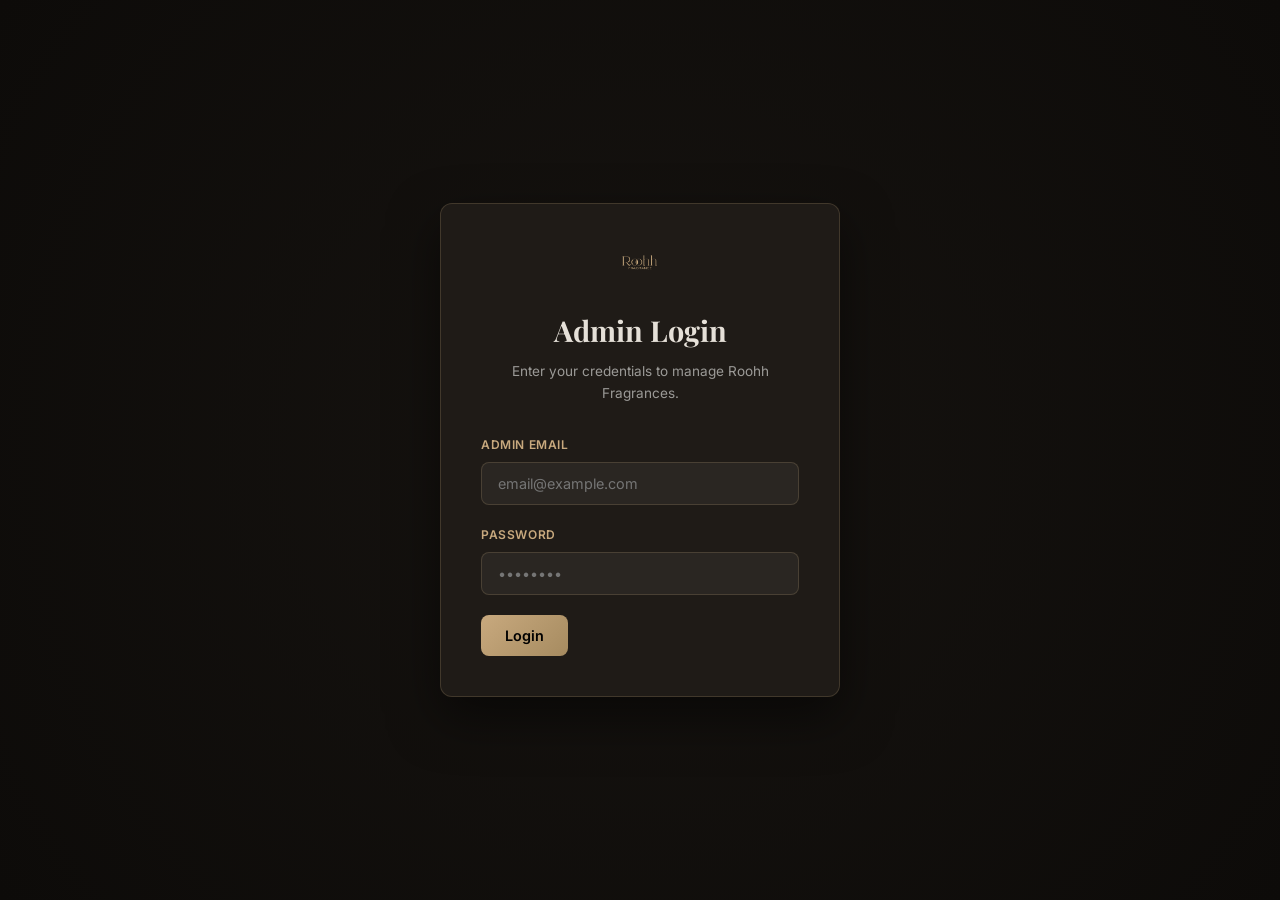
<file: admin.html>
<!DOCTYPE html>
<html lang="en">
<head>
  <meta charset="UTF-8">
  <meta name="viewport" content="width=device-width, initial-scale=1.0">
  <title>Admin Dashboard | Roohh Fragrances</title>
  
  <!-- Fonts -->
  <link rel="preconnect" href="https://fonts.googleapis.com">
  <link rel="preconnect" href="https://fonts.gstatic.com" crossorigin>
  <link href="https://fonts.googleapis.com/css2?family=Inter:wght@300;400;500;600&family=Playfair+Display:ital,wght@0,400;0,500;0,600;1,400&display=swap" rel="stylesheet">
  
  <!-- FontAwesome -->
  <link rel="stylesheet" href="https://cdnjs.cloudflare.com/ajax/libs/font-awesome/6.4.0/css/all.min.css">
  
  <!-- Custom Admin Styles -->
  <link rel="stylesheet" href="admin.css">
</head>
<body>

  <!-- Login Section -->
  <section id="loginSection" class="admin-auth-section">
    <div class="login-container">
      <div class="login-header">
        <img src="images/logo.png" alt="Roohh Logo" class="admin-logo">
        <h2>Admin Login</h2>
        <p>Enter your credentials to manage Roohh Fragrances.</p>
      </div>
      <form id="loginForm">
        <div class="form-group">
          <label for="email">Admin Email</label>
          <input type="email" id="email" placeholder="email@example.com" required>
        </div>
        <div class="form-group">
          <label for="password">Password</label>
          <input type="password" id="password" placeholder="••••••••" required>
        </div>
        <button type="submit" class="admin-btn primary">Login</button>
        <div id="loginError" class="error-msg hidden">Invalid credentials. Access denied.</div>
      </form>
    </div>
  </section>

  <!-- Dashboard Section -->
  <main id="dashboardSection" class="admin-dashboard hidden">
    <aside class="admin-sidebar">
      <div class="sidebar-header">
        <img src="images/logo.png" alt="Roohh Logo" class="admin-logo">
        <span class="admin-tag">Admin Panel</span>
      </div>
      <nav class="sidebar-nav">
        <a href="#" class="active"><i class="fa-solid fa-gem"></i> Products</a>
        <a href="index.html"><i class="fa-solid fa-house"></i> View Site</a>
      </nav>
      <div class="sidebar-footer">
        <button id="logoutBtn" class="logout-btn"><i class="fa-solid fa-right-from-bracket"></i> Logout</button>
      </div>
    </aside>

    <div class="admin-content">
      <header class="content-header">
        <div class="header-info">
          <h1>Product Management</h1>
          <p>Add, edit or remove products from the storefront.</p>
        </div>
        <button id="addProductBtn" class="admin-btn primary"><i class="fa-solid fa-plus"></i> Add Product</button>
      </header>

      <section class="products-table-section">
        <div class="table-container">
          <table class="admin-table">
            <thead>
              <tr>
                <th>Product</th>
                <th>Category</th>
                <th>Price</th>
                <th>Rating</th>
                <th>Actions</th>
              </tr>
            </thead>
            <tbody id="productsTableBody">
              <!-- JS will populate this -->
            </tbody>
          </table>
        </div>
      </section>
    </div>
  </main>

  <!-- Modal for Adding/Editing Product -->
  <div id="productModal" class="admin-modal hidden">
    <div class="modal-overlay"></div>
    <div class="modal-content">
      <div class="modal-header">
        <h2 id="modalTitle">Add New Product</h2>
        <button class="close-modal"><i class="fa-solid fa-xmark"></i></button>
      </div>
      <form id="productForm">
        <input type="hidden" id="productId">
        <div class="form-row">
          <div class="form-group">
            <label for="pName">Product Name</label>
            <input type="text" id="pName" required>
          </div>
          <div class="form-group">
            <label for="pCategory">Category</label>
            <select id="pCategory">
              <option value="oriental">Oriental</option>
              <option value="floral">Floral</option>
              <option value="woody">Woody</option>
              <option value="fresh">Fresh</option>
            </select>
          </div>
        </div>
        <div class="form-row">
          <div class="form-group">
            <label for="pPrice">Price (₹)</label>
            <input type="number" id="pPrice" required>
          </div>
          <div class="form-group">
            <label for="pSize">Default Size</label>
            <input type="text" id="pSize" placeholder="50ml" required>
          </div>
        </div>
        <div class="form-group">
          <label for="pImage">Image URL (e.g., images/product_oud_mystique.png)</label>
          <input type="text" id="pImage" required>
        </div>
        <div class="form-group">
          <label for="pDesc">Description</label>
          <textarea id="pDesc" rows="3" required></textarea>
        </div>
        <div class="form-row">
          <div class="form-group">
            <label for="pTop">Top Notes</label>
            <input type="text" id="pTop">
          </div>
          <div class="form-group">
            <label for="pHeart">Heart Notes</label>
            <input type="text" id="pHeart">
          </div>
        </div>
        <div class="form-row">
          <div class="form-group">
            <label for="pBase">Base Notes</label>
            <input type="text" id="pBase">
          </div>
          <div class="form-group chk-group">
            <label>
              <input type="checkbox" id="pBestseller"> Mark as Bestseller
            </label>
          </div>
        </div>
        <div class="modal-footer">
          <button type="button" class="admin-btn secondary close-modal">Cancel</button>
          <button type="submit" class="admin-btn primary">Save Product</button>
        </div>
      </form>
    </div>
  </div>

  <!-- Toast Notification -->
  <div id="adminToast" class="admin-toast"></div>

  <!-- Scripts -->
  <script src="admin.js"></script>
</body>
</html>
</file>
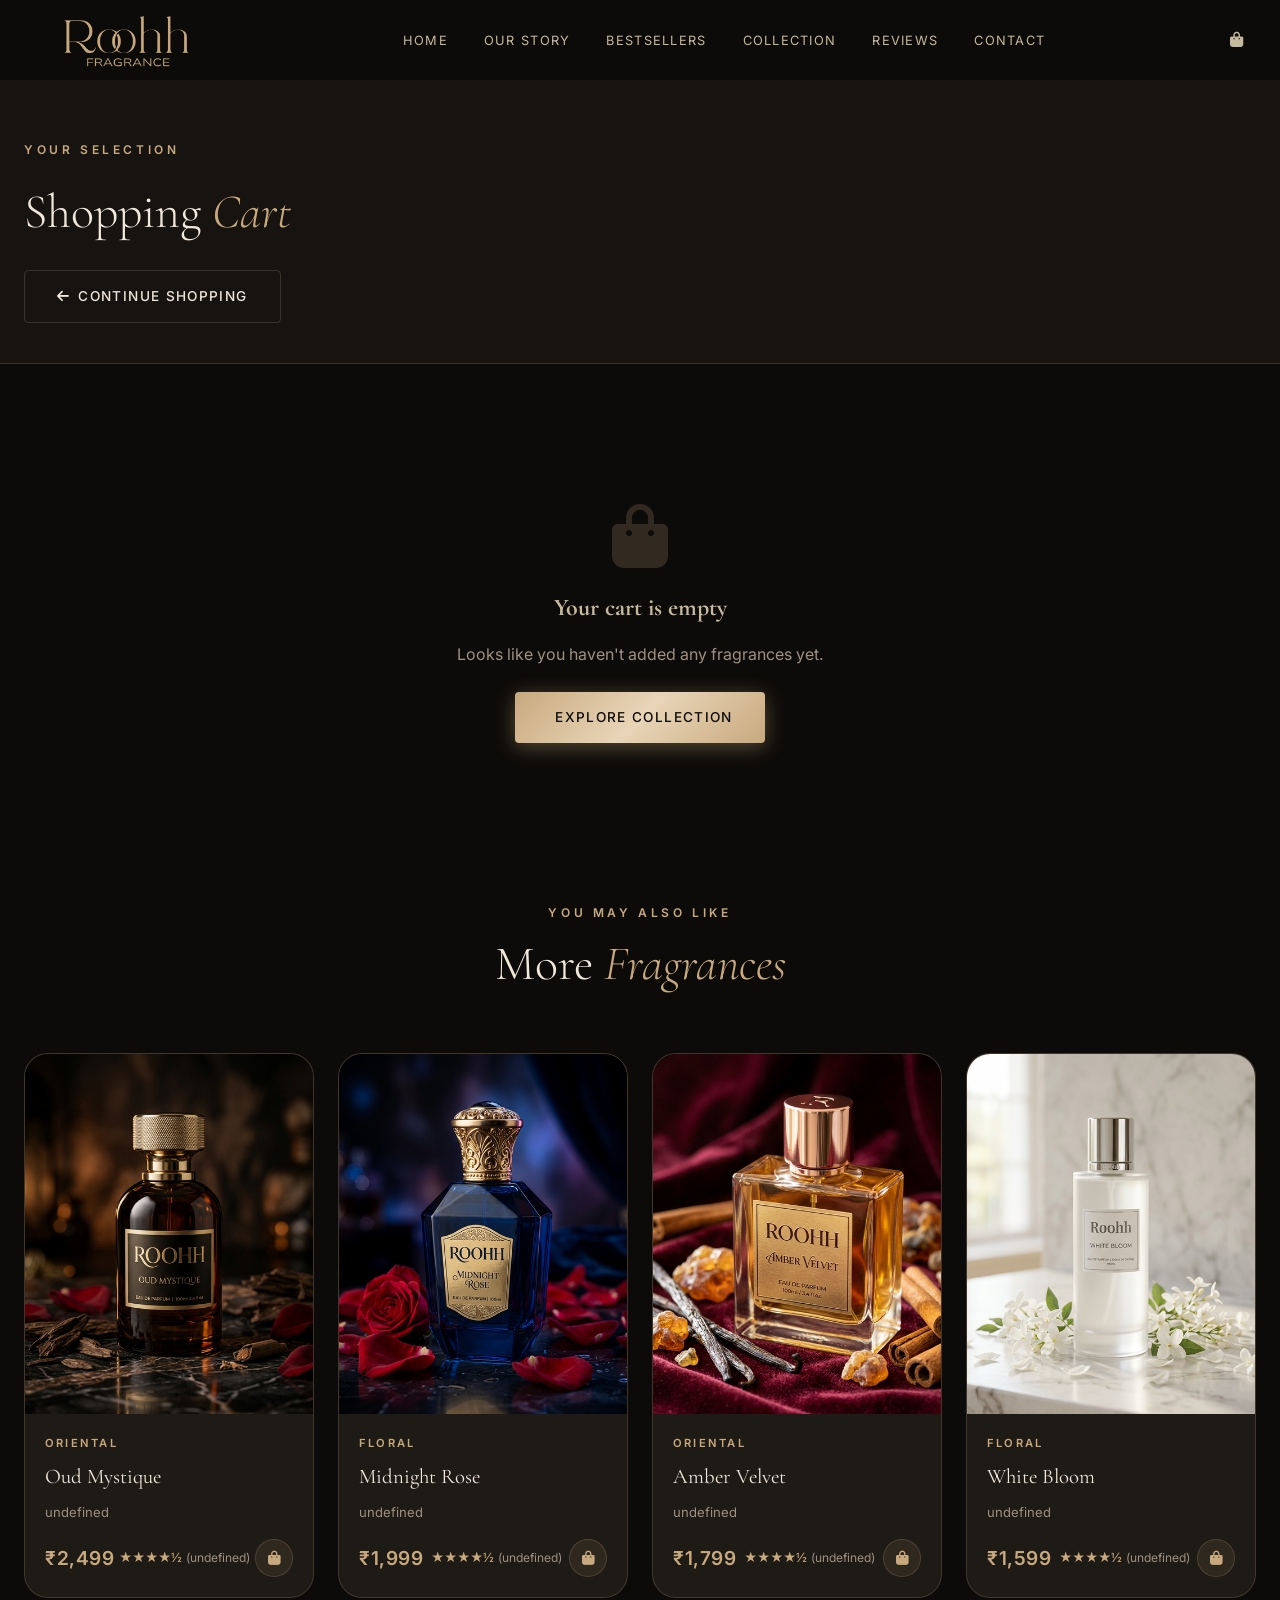
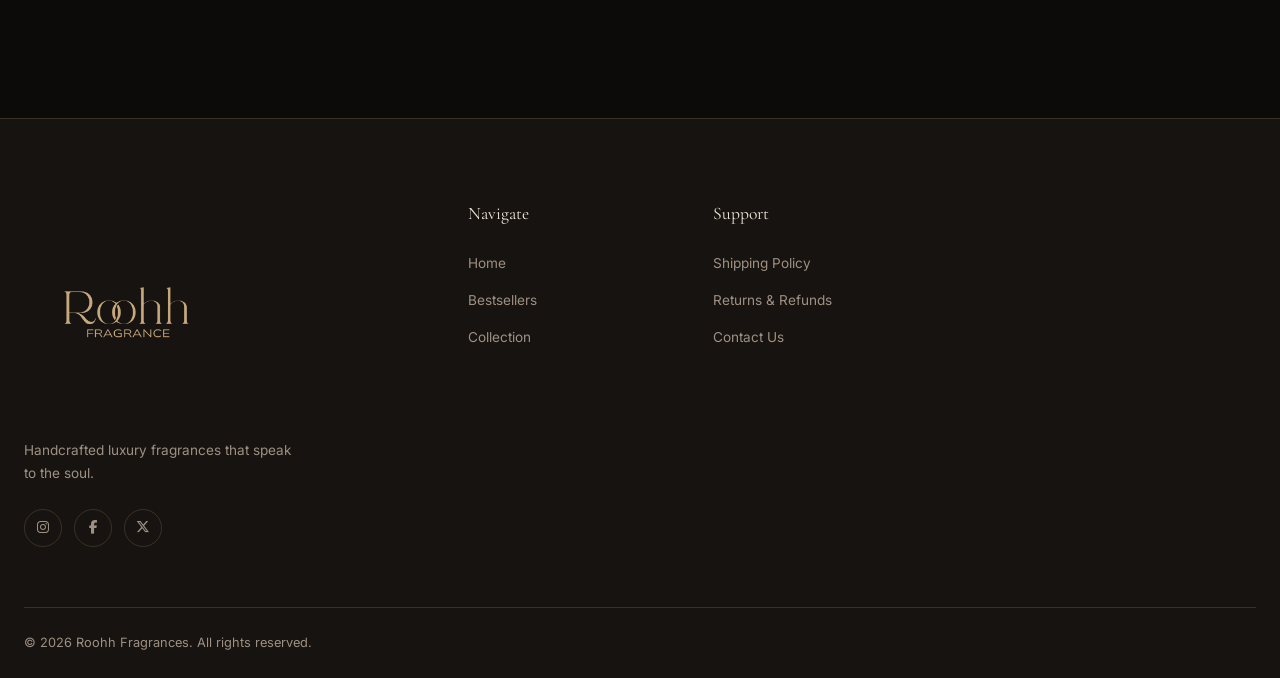
<file: cart.html>
<!DOCTYPE html>
<html lang="en">
<head>
  <meta charset="UTF-8" />
  <meta name="viewport" content="width=device-width, initial-scale=1.0" />
  <meta name="description" content="Your shopping cart — Roohh Fragrances. Review your selected luxury perfumes and proceed to checkout." />
  <title>Shopping Cart | Roohh Fragrances</title>
  <link rel="stylesheet" href="style.css" />
  <link rel="preconnect" href="https://fonts.googleapis.com" />
  <link rel="preconnect" href="https://fonts.gstatic.com" crossorigin />
  <link href="https://fonts.googleapis.com/css2?family=Cormorant+Garamond:ital,wght@0,300;0,400;0,500;0,600;1,300;1,400&family=Inter:wght@300;400;500;600&display=swap" rel="stylesheet" />
  <link rel="stylesheet" href="https://cdnjs.cloudflare.com/ajax/libs/font-awesome/6.5.0/css/all.min.css" />
</head>
<body>

  <!-- ======= NAVBAR ======= -->
  <nav id="navbar" class="scrolled">
    <div class="nav-container">
      <a href="index.html" class="nav-logo">
        <span class="logo"><img src="images/logo.png" alt=""></span>
      </a>
      <ul class="nav-links" id="navLinks">
        <li><a href="index.html#home" class="nav-link">Home</a></li>
        <li><a href="index.html#about" class="nav-link">Our Story</a></li>
        <li><a href="index.html#bestsellers" class="nav-link">Bestsellers</a></li>
        <li><a href="index.html#products" class="nav-link">Collection</a></li>
        <li><a href="index.html#testimonials" class="nav-link">Reviews</a></li>
        <li><a href="index.html#contact" class="nav-link">Contact</a></li>
      </ul>
      <div class="nav-actions">
        <a href="cart.html" class="nav-icon-btn cart-link" aria-label="Shopping Cart">
          <i class="fa-solid fa-bag-shopping"></i>
          <span class="cart-badge" id="cartBadge">0</span>
        </a>

        <button class="hamburger" id="hamburger" aria-label="Menu">
          <span></span><span></span><span></span>
        </button>
      </div>
    </div>
  </nav>

  <!-- ======= CART PAGE ======= -->
  <main class="cart-page">
    <div class="cart-header-section">
      <div class="container">
        <p class="section-label">Your Selection</p>
        <h1>Shopping <em>Cart</em></h1>
        <a href="index.html#products" class="btn btn-outline" style="margin-top:16px;display:inline-flex;">
          <i class="fa-solid fa-arrow-left"></i> Continue Shopping
        </a>
      </div>
    </div>

    <div class="cart-body">
      <div class="container">
        <!-- Empty State -->
        <div class="empty-cart hidden" id="emptyCart">
          <i class="fa-solid fa-bag-shopping"></i>
          <h3>Your cart is empty</h3>
          <p>Looks like you haven't added any fragrances yet.</p>
          <a href="index.html#products" class="btn btn-primary" style="margin-top:24px;">
            <i class="fa-solid fa-sparkles"></i> Explore Collection
          </a>
        </div>

        <!-- Cart Layout -->
        <div class="cart-layout hidden" id="cartSummary">
          <!-- Items -->
          <div class="cart-items" id="cartItemsList">
            <!-- Rendered by JS -->
          </div>

          <!-- Order Summary -->
          <div class="order-summary">
            <h3>Order Summary</h3>
            <div class="summary-row">
              <span>Subtotal</span>
              <span id="subtotalVal">₹0</span>
            </div>
            <div class="summary-row">
              <span>Shipping</span>
              <span id="shippingVal">₹99</span>
            </div>
            <div class="summary-row" id="discountRow" style="display:none;">
              <span style="color:#4caf50;"><i class="fa-solid fa-tag"></i> Discount</span>
              <span id="discountVal" style="color:#4caf50;">−₹0</span>
            </div>
            <div class="summary-row">
              <span style="font-size:0.78rem;color:var(--gold);">
                <i class="fa-solid fa-truck"></i> Free shipping on orders ₹999+
              </span>
              <span></span>
            </div>
            <div class="summary-row total">
              <span>Total</span>
              <span id="totalVal">₹0</span>
            </div>

            <div class="promo-input">
              <input type="text" id="promoCode" placeholder="Promo code (ROOHH10)" />
              <button class="btn btn-outline" id="applyPromoBtn" style="padding:10px 16px;font-size:0.78rem;">Apply</button>
            </div>
            <div id="promoMsg" style="font-size:0.78rem;margin-top:6px;min-height:18px;"></div>

            <button class="btn btn-primary full-width checkout-btn" id="checkoutBtn">
              <i class="fa-solid fa-lock"></i> Proceed to Checkout
            </button>

            <div style="margin-top:20px;display:flex;align-items:center;gap:8px;justify-content:center;color:var(--text-muted);font-size:0.78rem;">
              <i class="fa-solid fa-shield-halved" style="color:var(--gold);"></i>
              Secure Checkout • SSL Encrypted
            </div>

            <div class="footer-pay" style="justify-content:center;margin-top:16px;font-size:1.5rem;">
              <i class="fa-brands fa-cc-visa"></i>
              <i class="fa-brands fa-cc-mastercard"></i>
              <i class="fa-brands fa-cc-amex"></i>
              <i class="fa-brands fa-google-pay"></i>
            </div>

            <!-- Guarantee -->
            <div style="margin-top:24px;display:flex;flex-direction:column;gap:12px;">
              <div style="display:flex;align-items:center;gap:10px;font-size:0.82rem;color:var(--text-muted);">
                <i class="fa-solid fa-rotate-left" style="color:var(--gold);width:18px;"></i>
                <span>7-day hassle-free returns</span>
              </div>
              <div style="display:flex;align-items:center;gap:10px;font-size:0.82rem;color:var(--text-muted);">
                <i class="fa-solid fa-truck-fast" style="color:var(--gold);width:18px;"></i>
                <span>Delivered in 7-10 business days</span>
              </div>
              <div style="display:flex;align-items:center;gap:10px;font-size:0.82rem;color:var(--text-muted);">
                <i class="fa-solid fa-gem" style="color:var(--gold);width:18px;"></i>
                <span>100% authentic fragrances guaranteed</span>
              </div>
            </div>
          </div>
        </div>

        <!-- You May Also Like -->
        <div class="section-header" style="margin-top:80px;">
          <p class="section-label">You May Also Like</p>
          <h2 class="section-title">More <em>Fragrances</em></h2>
        </div>
        <div class="products-grid" id="suggestionsGrid" style="margin-bottom:60px;">
          <!-- Rendered by JS -->
        </div>

      </div>
    </div>
  </main>

  <!-- ======= FOOTER ======= -->
  <footer class="footer">
    <div class="container">
      <div class="footer-grid">
        <div class="footer-brand">
          <a href="index.html" class="nav-logo">
            <span class="logo"><img src="images/logo.png" alt=""></span>
          </a>
          <p class="footer-desc">Handcrafted luxury fragrances that speak to the soul.</p>
          <div class="footer-socials">
            <a href="#" aria-label="Instagram"><i class="fa-brands fa-instagram"></i></a>
            <a href="#" aria-label="Facebook"><i class="fa-brands fa-facebook-f"></i></a>
            <a href="#" aria-label="Twitter"><i class="fa-brands fa-x-twitter"></i></a>
          </div>
        </div>
        <div class="footer-col">
          <h4>Navigate</h4>
          <ul>
            <li><a href="index.html">Home</a></li>
            <li><a href="index.html#bestsellers">Bestsellers</a></li>
            <li><a href="index.html#products">Collection</a></li>
          </ul>
        </div>
        <div class="footer-col">
          <h4>Support</h4>
          <ul>
            <li><a href="#">Shipping Policy</a></li>
            <li><a href="#">Returns & Refunds</a></li>
            <li><a href="#">Contact Us</a></li>
          </ul>
        </div>
      </div>
      <div class="footer-bottom">
        <p>&copy; 2026 Roohh Fragrances. All rights reserved.</p>
      </div>
    </div>
  </footer>


  <!-- ======= TOAST ======= -->
  <div class="toast" id="toast">
    <i class="fa-solid fa-circle-check"></i>
    <span id="toastMsg"></span>
  </div>

  <button class="back-to-top" id="backToTop" aria-label="Back to top">
    <i class="fa-solid fa-chevron-up"></i>
  </button>



  <script src="script.js"></script>
  <script>
    // Render suggestions on cart page
    document.addEventListener('DOMContentLoaded', () => {
      const grid = document.getElementById('suggestionsGrid');
      if (grid) {
        const suggestions = PRODUCTS.slice(0, 4);
        suggestions.forEach(p => grid.appendChild(createProductCard(p)));
      }
    });
  </script>
</body>
</html>
</file>
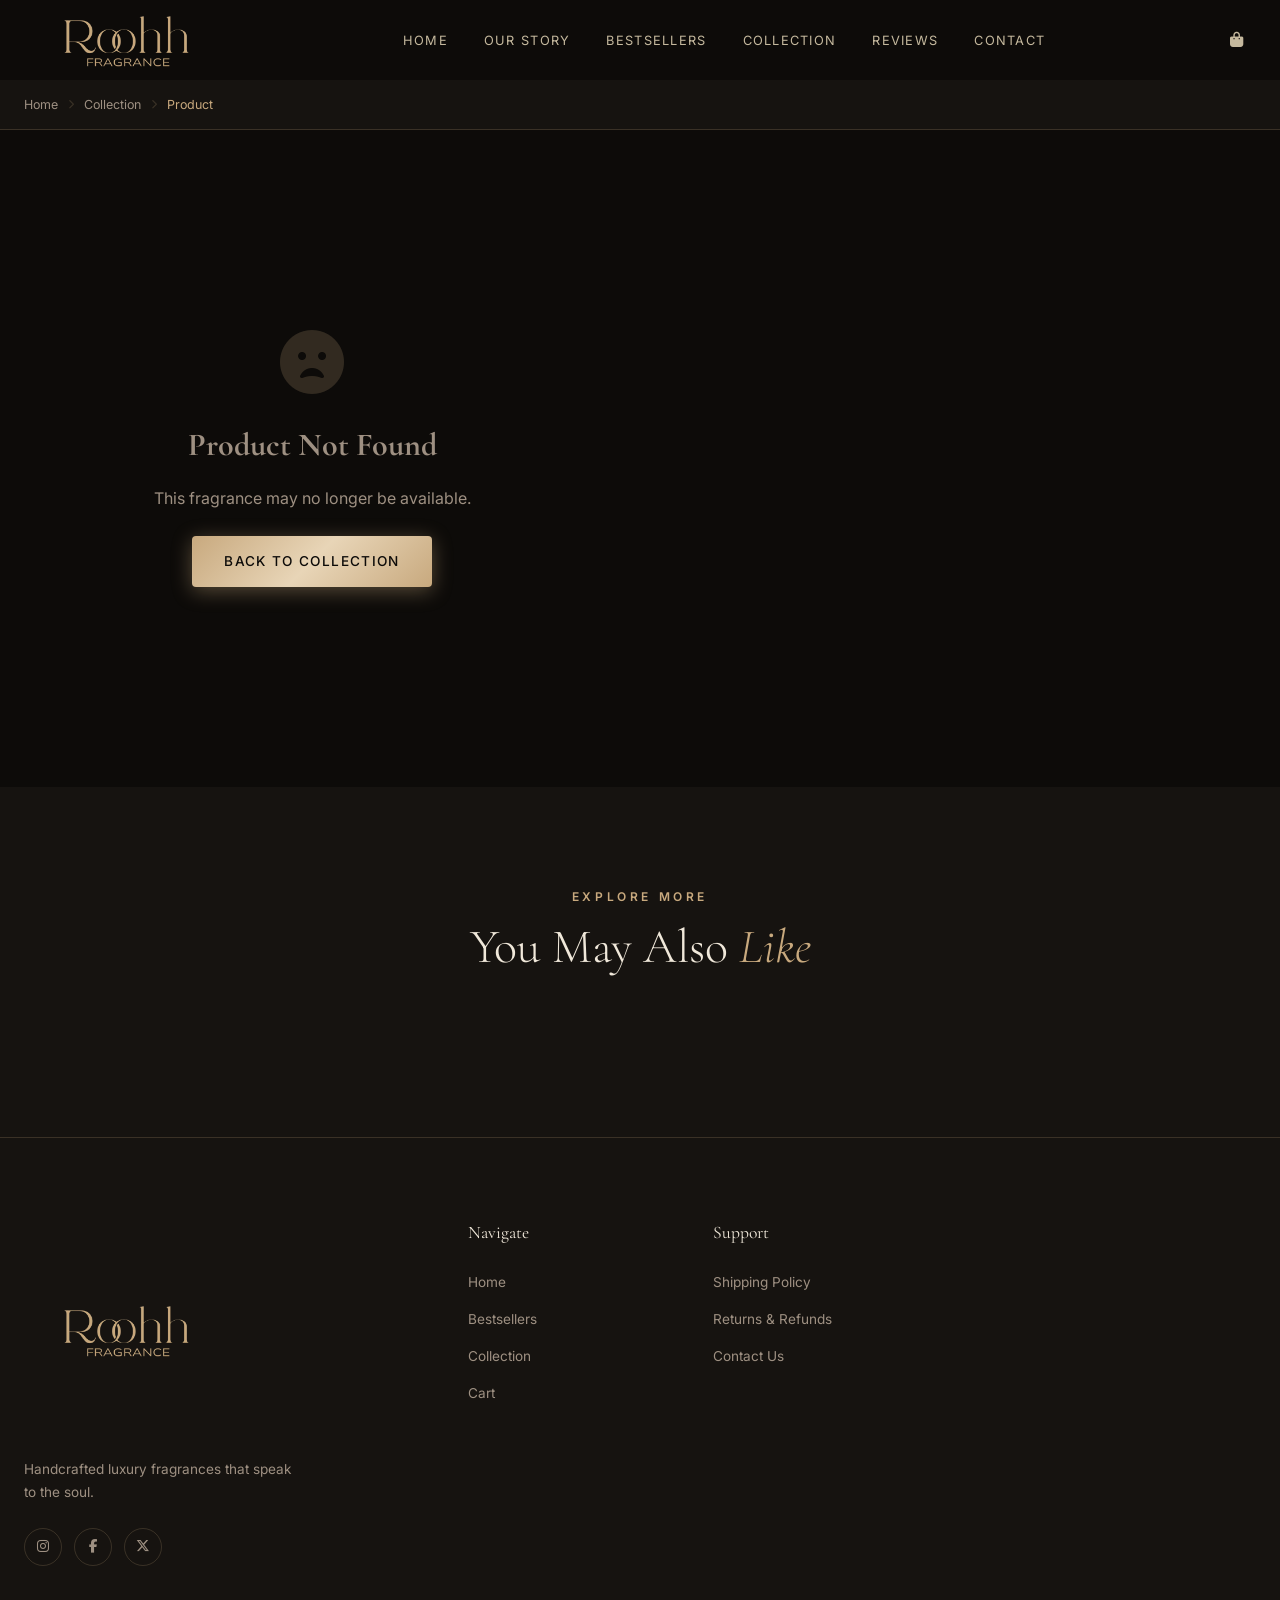
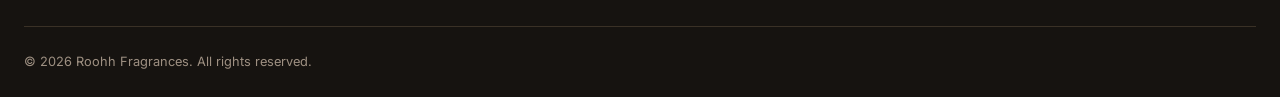
<file: product.html>
<!DOCTYPE html>
<html lang="en">
<head>
  <meta charset="UTF-8" />
  <meta name="viewport" content="width=device-width, initial-scale=1.0" />
  <meta name="description" content="Product Details — Roohh Fragrances" />
  <title>Product | Roohh Fragrances</title>
  <link rel="icon" type="image/png" href="images/icon.png">
  <link rel="stylesheet" href="style.css" />
  <link rel="stylesheet" href="product.css" />
  <link rel="preconnect" href="https://fonts.googleapis.com" />
  <link rel="preconnect" href="https://fonts.gstatic.com" crossorigin />
  <link href="https://fonts.googleapis.com/css2?family=Cormorant+Garamond:ital,wght@0,300;0,400;0,500;0,600;1,300;1,400&family=Inter:wght@300;400;500;600&display=swap" rel="stylesheet" />
  <link rel="stylesheet" href="https://cdnjs.cloudflare.com/ajax/libs/font-awesome/6.5.0/css/all.min.css" />
</head>
<body>

  <!-- ======= NAVBAR ======= -->
  <nav id="navbar" class="scrolled">
    <div class="nav-container">
      <a href="index.html" class="nav-logo">
        <span class="logo"><img src="images/logo.png" alt="Roohh Fragrances"></span>
      </a>
      <ul class="nav-links" id="navLinks">
        <li><a href="index.html#home" class="nav-link">Home</a></li>
        <li><a href="index.html#about" class="nav-link">Our Story</a></li>
        <li><a href="index.html#bestsellers" class="nav-link">Bestsellers</a></li>
        <li><a href="index.html#products" class="nav-link">Collection</a></li>
        <li><a href="index.html#testimonials" class="nav-link">Reviews</a></li>
        <li><a href="index.html#contact" class="nav-link">Contact</a></li>
      </ul>
      <div class="nav-actions">
        <a href="cart.html" class="nav-icon-btn cart-link" aria-label="Shopping Cart">
          <i class="fa-solid fa-bag-shopping"></i>
          <span class="cart-badge" id="cartBadge">0</span>
        </a>
        <button class="hamburger" id="hamburger" aria-label="Menu">
          <span></span><span></span><span></span>
        </button>
      </div>
    </div>
  </nav>

  <!-- ======= PRODUCT PAGE ======= -->
  <main class="product-page" id="productPageContent">

    <!-- Breadcrumb -->
    <div class="product-breadcrumb">
      <div class="container">
        <a href="index.html">Home</a>
        <i class="fa-solid fa-chevron-right"></i>
        <a href="index.html#products">Collection</a>
        <i class="fa-solid fa-chevron-right"></i>
        <span id="breadcrumbName">Product</span>
      </div>
    </div>

    <!-- Product Detail -->
    <section class="product-detail section">
      <div class="container">
        <div class="product-detail-grid" id="productDetailGrid">
          <!-- Rendered by JS -->
          <div class="pd-skeleton">
            <div class="skeleton-img"></div>
            <div class="skeleton-info">
              <div class="skeleton-line short"></div>
              <div class="skeleton-line long"></div>
              <div class="skeleton-line medium"></div>
            </div>
          </div>
        </div>
      </div>
    </section>

    <!-- You May Also Like -->
    <section class="related-section section">
      <div class="container">
        <div class="section-header">
          <p class="section-label">Explore More</p>
          <h2 class="section-title">You May Also <em>Like</em></h2>
        </div>
        <div class="products-grid" id="relatedGrid"></div>
      </div>
    </section>

  </main>

  <!-- ======= FOOTER ======= -->
  <footer class="footer">
    <div class="container">
      <div class="footer-grid">
        <div class="footer-brand">
          <a href="index.html" class="nav-logo">
            <span class="logo"><img src="images/logo.png" alt=""></span>
          </a>
          <p class="footer-desc">Handcrafted luxury fragrances that speak to the soul.</p>
          <div class="footer-socials">
            <a href="#" aria-label="Instagram"><i class="fa-brands fa-instagram"></i></a>
            <a href="#" aria-label="Facebook"><i class="fa-brands fa-facebook-f"></i></a>
            <a href="#" aria-label="Twitter"><i class="fa-brands fa-x-twitter"></i></a>
          </div>
        </div>
        <div class="footer-col">
          <h4>Navigate</h4>
          <ul>
            <li><a href="index.html">Home</a></li>
            <li><a href="index.html#bestsellers">Bestsellers</a></li>
            <li><a href="index.html#products">Collection</a></li>
            <li><a href="cart.html">Cart</a></li>
          </ul>
        </div>
        <div class="footer-col">
          <h4>Support</h4>
          <ul>
            <li><a href="#">Shipping Policy</a></li>
            <li><a href="#">Returns & Refunds</a></li>
            <li><a href="#">Contact Us</a></li>
          </ul>
        </div>
      </div>
      <div class="footer-bottom">
        <p>&copy; 2026 Roohh Fragrances. All rights reserved.</p>
      </div>
    </div>
  </footer>

  <!-- ======= TOAST ======= -->
  <div class="toast" id="toast">
    <i class="fa-solid fa-circle-check"></i>
    <span id="toastMsg"></span>
  </div>

  <button class="back-to-top" id="backToTop" aria-label="Back to top">
    <i class="fa-solid fa-chevron-up"></i>
  </button>

  <script src="script.js"></script>
</body>
</html>
</file>
<file: admin.css>
:root {
  --admin-primary: #c8a97e;
  --admin-dark: #0d0b09;
  --admin-dark-2: #161310;
  --admin-dark-3: #1f1b17;
  --admin-text: #e5e0d8;
  --admin-text-muted: #9b9a97;
  --admin-border: rgba(200, 169, 126, 0.2);
  --admin-radius: 8px;
  --admin-transition: all 0.3s ease;
}

* {
  margin: 0;
  padding: 0;
  box-sizing: border-box;
}

body {
  background: var(--admin-dark);
  color: var(--admin-text);
  font-family: 'Inter', sans-serif;
  line-height: 1.6;
}

.hidden { display: none !important; }

/* --- Auth Section --- */
.admin-auth-section {
  min-height: 100vh;
  display: flex;
  align-items: center;
  justify-content: center;
  padding: 20px;
  background: radial-gradient(circle at center, var(--admin-dark-2) 0%, var(--admin-dark) 100%);
}

.login-container {
  background: var(--admin-dark-3);
  border: 1px solid var(--admin-border);
  border-radius: 12px;
  padding: 40px;
  width: 100%;
  max-width: 400px;
  box-shadow: 0 20px 50px rgba(0,0,0,0.5);
}

.login-header {
  text-align: center;
  margin-bottom: 30px;
}

.admin-logo {
  height: 40px;
  margin-bottom: 16px;
}

.login-header h2 {
  font-family: 'Playfair Display', serif;
  font-size: 1.8rem;
  margin-bottom: 8px;
}

.login-header p {
  font-size: 0.85rem;
  color: var(--admin-text-muted);
}

.form-group {
  margin-bottom: 20px;
}

.form-group label {
  display: block;
  font-size: 0.75rem;
  text-transform: uppercase;
  letter-spacing: 0.05em;
  color: var(--admin-primary);
  margin-bottom: 8px;
  font-weight: 600;
}

.form-group input, 
.form-group select, 
.form-group textarea {
  width: 100%;
  background: rgba(255,255,255,0.05);
  border: 1px solid var(--admin-border);
  border-radius: var(--admin-radius);
  color: #fff;
  padding: 12px 16px;
  font-family: inherit;
  font-size: 0.9rem;
  outline: none;
  transition: var(--admin-transition);
}

.form-group input:focus {
  background: rgba(255,255,255,0.08);
  border-color: var(--admin-primary);
}

.admin-btn {
  display: inline-flex;
  align-items: center;
  justify-content: center;
  gap: 8px;
  padding: 12px 24px;
  border-radius: var(--admin-radius);
  font-size: 0.9rem;
  font-weight: 600;
  cursor: pointer;
  transition: var(--admin-transition);
  border: none;
  font-family: inherit;
}

.admin-btn.primary {
  background: linear-gradient(135deg, #c8a97e 0%, #a68b60 100%);
  color: #000;
}

.admin-btn.primary:hover {
  transform: translateY(-2px);
  box-shadow: 0 4px 15px rgba(200, 169, 126, 0.3);
}

.admin-btn.secondary {
  background: transparent;
  border: 1px solid var(--admin-border);
  color: var(--admin-text);
}

.admin-btn.secondary:hover {
  background: rgba(255,255,255,0.05);
}

.error-msg {
  margin-top: 16px;
  color: #ff6b6b;
  font-size: 0.85rem;
  text-align: center;
  background: rgba(255, 107, 107, 0.1);
  padding: 10px;
  border-radius: 6px;
}

/* --- Dashboard Layout --- */
.admin-dashboard {
  display: flex;
  min-height: 100vh;
}

.admin-sidebar {
  width: 260px;
  background: var(--admin-dark-2);
  border-right: 1px solid var(--admin-border);
  padding: 30px 0;
  display: flex;
  flex-direction: column;
  position: fixed;
  height: 100vh;
}

.sidebar-header {
  padding: 0 24px 30px;
  border-bottom: 1px solid var(--admin-border);
  margin-bottom: 20px;
  display: flex;
  flex-direction: column;
  align-items: center;
  gap: 10px;
}

.admin-tag {
  font-size: 0.65rem;
  color: var(--admin-primary);
  border: 1px solid var(--admin-primary);
  padding: 2px 8px;
  border-radius: 20px;
  text-transform: uppercase;
  letter-spacing: 0.1em;
}

.sidebar-nav {
  flex: 1;
  padding: 0 16px;
}

.sidebar-nav a {
  display: flex;
  align-items: center;
  gap: 12px;
  padding: 12px 16px;
  color: var(--admin-text-muted);
  text-decoration: none;
  font-size: 0.9rem;
  border-radius: var(--admin-radius);
  transition: var(--admin-transition);
  margin-bottom: 4px;
}

.sidebar-nav a:hover, 
.sidebar-nav a.active {
  background: rgba(200, 169, 126, 0.1);
  color: var(--admin-primary);
}

.sidebar-footer {
  padding: 20px 16px;
}

.logout-btn {
  width: 100%;
  background: transparent;
  border: 1px solid rgba(255, 107, 107, 0.3);
  color: #ff6b6b;
  padding: 10px;
  border-radius: var(--admin-radius);
  cursor: pointer;
  display: flex;
  align-items: center;
  justify-content: center;
  gap: 8px;
  font-size: 0.85rem;
  transition: var(--admin-transition);
}

.logout-btn:hover {
  background: rgba(255, 107, 107, 0.1);
}

.admin-content {
  flex: 1;
  margin-left: 260px;
  padding: 40px;
}

.content-header {
  display: flex;
  justify-content: space-between;
  align-items: center;
  margin-bottom: 40px;
}

.content-header h1 {
  font-family: 'Playfair Display', serif;
  font-size: 2rem;
  margin-bottom: 4px;
}

.header-info p {
  color: var(--admin-text-muted);
  font-size: 0.9rem;
}

/* --- Admin Table --- */
.table-container {
  background: var(--admin-dark-3);
  border: 1px solid var(--admin-border);
  border-radius: 12px;
  overflow: hidden;
  box-shadow: 0 10px 30px rgba(0,0,0,0.2);
}

.admin-table {
  width: 100%;
  border-collapse: collapse;
  text-align: left;
}

.admin-table th {
  background: rgba(255,255,255,0.03);
  padding: 16px 24px;
  font-size: 0.75rem;
  text-transform: uppercase;
  color: var(--admin-primary);
  letter-spacing: 0.05em;
  border-bottom: 2px solid var(--admin-border);
}

.admin-table td {
  padding: 16px 24px;
  border-bottom: 1px solid var(--admin-border);
  font-size: 0.9rem;
}

.table-product-info {
  display: flex;
  align-items: center;
  gap: 16px;
}

.table-p-img {
  width: 48px;
  height: 48px;
  border-radius: 6px;
  object-fit: cover;
  background: var(--admin-dark);
}

.p-name-cell {
  font-weight: 500;
  display: block;
}

.p-id-cell {
  font-size: 0.75rem;
  color: var(--admin-text-muted);
}

.action-btns {
  display: flex;
  gap: 8px;
}

.icon-btn {
  width: 32px;
  height: 32px;
  display: flex;
  align-items: center;
  justify-content: center;
  border-radius: 6px;
  cursor: pointer;
  transition: var(--admin-transition);
  border: 1px solid var(--admin-border);
  background: transparent;
  color: var(--admin-text-muted);
}

.icon-btn:hover {
  background: rgba(255,255,255,0.05);
  color: var(--admin-text);
}

.icon-btn.edit:hover {
  color: var(--admin-primary);
  border-color: var(--admin-primary);
}

.icon-btn.delete:hover {
  color: #ff6b6b;
  border-color: #ff6b6b;
}

/* --- Modal --- */
.admin-modal {
  position: fixed;
  inset: 0;
  z-index: 1000;
  display: flex;
  align-items: center;
  justify-content: center;
  padding: 20px;
}

.modal-overlay {
  position: absolute;
  inset: 0;
  background: rgba(0,0,0,0.8);
  backdrop-filter: blur(4px);
}

.modal-content {
  background: var(--admin-dark-3);
  border: 1px solid var(--admin-border);
  border-radius: 12px;
  width: 100%;
  max-width: 650px;
  position: relative;
  max-height: 90vh;
  overflow-y: auto;
  box-shadow: 0 30px 60px rgba(0,0,0,0.6);
}

.modal-header {
  padding: 20px 30px;
  border-bottom: 1px solid var(--admin-border);
  display: flex;
  justify-content: space-between;
  align-items: center;
}

.modal-header h2 {
  font-family: 'Playfair Display', serif;
  font-size: 1.5rem;
}

.close-modal {
  background: transparent;
  border: none;
  color: var(--admin-text-muted);
  font-size: 1.5rem;
  cursor: pointer;
}

.modal-content form {
  padding: 30px;
}

.form-row {
  display: grid;
  grid-template-columns: 1fr 1fr;
  gap: 20px;
}

.chk-group {
  display: flex;
  align-items: center;
  height: 100%;
  padding-top: 25px;
}

.chk-group label {
  cursor: pointer;
  display: flex;
  align-items: center;
  gap: 10px;
  font-size: 0.85rem;
  color: var(--admin-text);
}

.modal-footer {
  padding-top: 20px;
  display: flex;
  justify-content: flex-end;
  gap: 12px;
}

/* --- Toast --- */
.admin-toast {
  position: fixed;
  bottom: 30px;
  right: 30px;
  background: var(--admin-dark-2);
  border: 1px solid var(--admin-primary);
  color: #fff;
  padding: 12px 24px;
  border-radius: 30px;
  font-size: 0.85rem;
  transform: translateY(100px);
  opacity: 0;
  transition: var(--admin-transition);
  z-index: 2000;
  box-shadow: 0 10px 30px rgba(0,0,0,0.3);
}

.admin-toast.show {
  transform: translateY(0);
  opacity: 1;
}

/* --- Responsive --- */
@media (max-width: 900px) {
  .admin-sidebar { width: 80px; }
  .sidebar-header .admin-logo, .sidebar-header .admin-tag { display: none; }
  .sidebar-nav a span { display: none; }
  .sidebar-nav a { justify-content: center; padding: 16px; font-size: 1.2rem; }
  .logout-btn span { display: none; }
  .admin-content { margin-left: 80px; padding: 20px; }
  .admin-table th:nth-child(2),
  .admin-table td:nth-child(2) { display: none; }
}

@media (max-width: 600px) {
  .form-row { grid-template-columns: 1fr; gap: 0; }
  .content-header { flex-direction: column; align-items: flex-start; gap: 20px; }
  .admin-table th:nth-child(4),
  .admin-table td:nth-child(4) { display: none; }
}
</file>
<file: style.css>
/* =============================================
   ROOHH FRAGRANCES — MAIN STYLESHEET
   ============================================= */

/* ---- CSS VARIABLES ---- */
:root {
  --gold: #c8a97e;
  --gold-light: #e8d5b7;
  --gold-dark: #9a7a52;
  --cream: #f5ede0;
  --dark: #0d0b09;
  --dark-2: #161310;
  --dark-3: #1e1a15;
  --dark-4: #2a241c;
  --text-main: #f0e8da;
  --text-muted: #9e9082;
  --text-light: #c5b99e;
  --border: rgba(200, 169, 126, 0.2);
  --gradient-gold: linear-gradient(135deg, #c8a97e 0%, #e8d5b7 50%, #c8a97e 100%);
  --gradient-dark: linear-gradient(135deg, #0d0b09 0%, #1e1a15 100%);
  --shadow-gold: 0 0 30px rgba(200, 169, 126, 0.3);
  --shadow-card: 0 20px 60px rgba(0, 0, 0, 0.6);
  --radius: 12px;
  --radius-lg: 24px;
  --transition: 0.4s cubic-bezier(0.25, 0.46, 0.45, 0.94);
  --nav-height: 80px;
  --font-serif: 'Cormorant Garamond', Georgia, serif;
  --font-sans: 'Inter', sans-serif;
}

/* ---- RESET & BASE ---- */
*, *::before, *::after { margin: 0; padding: 0; box-sizing: border-box; }
html { scroll-behavior: smooth; font-size: 16px; }
body {
  font-family: var(--font-sans);
  background: var(--dark);
  color: var(--text-main);
  line-height: 1.7;
  overflow-x: hidden;
}
a { text-decoration: none; color: inherit; }
img { max-width: 100%; display: block; }
ul { list-style: none; }
button { cursor: pointer; border: none; background: none; font-family: inherit; }
input { font-family: inherit; }

/* ---- SCROLLBAR ---- */
::-webkit-scrollbar { width: 6px; }
::-webkit-scrollbar-track { background: var(--dark); }
::-webkit-scrollbar-thumb { background: var(--gold-dark); border-radius: 3px; }
::-webkit-scrollbar-thumb:hover { background: var(--gold); }

/* ---- SELECTION ---- */
::selection { background: rgba(200, 169, 126, 0.3); color: var(--text-main); }

/* ---- UTILITIES ---- */
.container { max-width: 1280px; margin: 0 auto; padding: 0 24px; }
.section { padding: 100px 0; }
.section-header { text-align: center; margin-bottom: 60px; }
.section-label {
  font-family: var(--font-sans);
  font-size: 0.75rem;
  font-weight: 600;
  letter-spacing: 0.3em;
  text-transform: uppercase;
  color: var(--gold);
  margin-bottom: 12px;
}
.section-title {
  font-family: var(--font-serif);
  font-size: clamp(2rem, 4vw, 3rem);
  font-weight: 300;
  line-height: 1.2;
  margin-bottom: 16px;
}
.section-title em { font-style: italic; color: var(--gold); }
.section-sub { color: var(--text-muted); max-width: 500px; margin: 0 auto; }

/* ---- BUTTONS ---- */
.btn {
  display: inline-flex;
  align-items: center;
  gap: 8px;
  padding: 14px 32px;
  border-radius: 4px;
  font-size: 0.85rem;
  font-weight: 500;
  letter-spacing: 0.1em;
  text-transform: uppercase;
  transition: var(--transition);
  position: relative;
  overflow: hidden;
}
.btn::before {
  content: '';
  position: absolute;
  inset: 0;
  background: rgba(255,255,255,0.08);
  transform: translateX(-100%);
  transition: transform 0.3s ease;
}
.btn:hover::before { transform: translateX(0); }
.btn-primary {
  background: var(--gradient-gold);
  color: var(--dark);
  box-shadow: 0 4px 20px rgba(200, 169, 126, 0.4);
}
.btn-primary:hover { transform: translateY(-2px); box-shadow: 0 8px 30px rgba(200, 169, 126, 0.6); }
.btn-outline {
  background: transparent;
  color: var(--text-main);
  border: 1px solid var(--border);
}
.btn-outline:hover { border-color: var(--gold); color: var(--gold); transform: translateY(-2px); }
.btn-outline-light {
  background: transparent;
  color: var(--cream);
  border: 1px solid var(--cream);
}
.btn-outline-light:hover { background: var(--cream); color: var(--dark); }
.full-width { width: 100%; justify-content: center; }

/* =============================================
   PRELOADER
   ============================================= */
#preloader {
  position: fixed;
  inset: 0;
  z-index: 9999;
  background: var(--dark);
  display: flex;
  align-items: center;
  justify-content: center;
  transition: opacity 0.6s ease, visibility 0.6s ease;
}
#preloader.hidden { opacity: 0; visibility: hidden; }
.preloader-inner { text-align: center; }
.preloader-logo {
  height: 12rem;
  width: 12rem;
  animation: pulseGold 1.5s ease-in-out infinite;
}
.preloader-text {
  font-size: 0.65rem;
  letter-spacing: 0.5em;
  color: var(--text-muted);
  margin: 12px 0 24px;
  text-transform: uppercase;
}
.preloader-bar {
  width: 200px;
  height: 2px;
  background: var(--dark-4);
  border-radius: 1px;
  overflow: hidden;
  margin: 0 auto;
}
.preloader-bar span {
  display: block;
  height: 100%;
  background: var(--gradient-gold);
  animation: loadBar 1.8s ease-in-out forwards;
}
@keyframes loadBar { 0% { width: 0; } 100% { width: 100%; } }
@keyframes pulseGold {
  0%, 100% { opacity: 1; text-shadow: 0 0 20px rgba(200,169,126,0.5); }
  50% { opacity: 0.6; text-shadow: 0 0 40px rgba(200,169,126,0.9); }
}

/* =============================================
   NAVBAR
   ============================================= */
#navbar {
  position: fixed;
  top: 0;
  left: 0;
  right: 0;
  z-index: 1000;
  height: var(--nav-height);
  transition: background 0.4s ease, backdrop-filter 0.4s ease, box-shadow 0.4s ease;
}
#navbar.scrolled {
  background: rgba(13, 11, 9, 0.95);
  backdrop-filter: blur(20px);
  box-shadow: 0 1px 0 var(--border);
}
.nav-container {
  height: 100%;
  max-width: 1280px;
  margin: 0 auto;
  padding: 0 24px;
  display: flex;
  align-items: center;
  justify-content: space-between;
  gap: 32px;
}
.nav-logo {
  display: flex;
  align-items: center;
  gap: 8px;
  flex-shrink: 0;
}
.logo img {
  height: 14rem;
  padding: 2rem;
  padding-top: 3rem;
}

.nav-links {
  display: flex;
  align-items: center;
  gap: 36px;
}
.nav-link {
  font-size: 0.8rem;
  font-weight: 400;
  letter-spacing: 0.1em;
  text-transform: uppercase;
  color: var(--text-light);
  position: relative;
  transition: color 0.3s;
}
.nav-link::after {
  content: '';
  position: absolute;
  bottom: -4px;
  left: 0;
  width: 0;
  height: 1px;
  background: var(--gold);
  transition: width 0.3s ease;
}
.nav-link:hover, .nav-link.active-link { color: var(--gold); }
.nav-link:hover::after, .nav-link.active-link::after { width: 100%; }
.nav-actions {
  display: flex;
  align-items: center;
  gap: 12px;
}
.nav-icon-btn {
  width: 40px;
  height: 40px;
  display: flex;
  align-items: center;
  justify-content: center;
  border-radius: 50%;
  color: var(--text-light);
  font-size: 0.95rem;
  transition: var(--transition);
  position: relative;
}
.nav-icon-btn:hover { color: var(--gold); background: rgba(200,169,126,0.1); }
.cart-badge {
  position: absolute;
  top: -2px;
  right: -2px;
  width: 18px;
  height: 18px;
  background: var(--gold);
  color: var(--dark);
  border-radius: 50%;
  font-size: 0.65rem;
  font-weight: 700;
  display: flex;
  align-items: center;
  justify-content: center;
}
.hamburger {
  display: none;
  flex-direction: column;
  gap: 5px;
  width: 28px;
}
.hamburger span {
  display: block;
  height: 2px;
  background: var(--text-main);
  transition: var(--transition);
  border-radius: 1px;
}
.hamburger.open span:nth-child(1) { transform: translateY(7px) rotate(45deg); }
.hamburger.open span:nth-child(2) { opacity: 0; }
.hamburger.open span:nth-child(3) { transform: translateY(-7px) rotate(-45deg); }
/* Search Overlay */
.search-overlay {
  position: absolute;
  top: 100%;
  left: 0;
  right: 0;
  background: rgba(13,11,9,0.98);
  backdrop-filter: blur(20px);
  padding: 20px 24px;
  display: none;
  align-items: center;
  gap: 12px;
  border-top: 1px solid var(--border);
}
.search-overlay.active { display: flex; }
.search-overlay input {
  flex: 1;
  background: transparent;
  border: none;
  border-bottom: 1px solid var(--border);
  color: var(--text-main);
  font-size: 1.2rem;
  padding: 8px 0;
  outline: none;
}
.search-overlay input::placeholder { color: var(--text-muted); }
.search-overlay #searchClose {
  color: var(--text-muted);
  font-size: 1.2rem;
  transition: color 0.3s;
}
.search-overlay #searchClose:hover { color: var(--gold); }

/* =============================================
   HERO SECTION
   ============================================= */
.hero {
  position: relative;
  height: 100vh;
  min-height: 700px;
  display: flex;
  align-items: center;
  overflow: hidden;
}
.hero-bg {
  position: absolute;
  inset: 0;
  z-index: 0;
  overflow: hidden;
}
.hero-video {
  width: 110%;
  height: 100%;
  object-fit: cover;
  opacity: 0.6;

}

.hero-overlay {
  position: absolute;
  inset: 0;
  background: linear-gradient(
    to right,
    rgba(13,11,9,0.90) 0%,
    rgba(13,11,9,0.70) 50%,
    rgba(13,11,9,0.40) 100%
  );
}
.hero-content {
  position: relative;
  z-index: 1;
  max-width: 1280px;
  margin: 0 auto;
  padding: 0 24px;
  padding-top: var(--nav-height);
}
.hero-tagline {
  font-size: 0.75rem;
  font-weight: 600;
  letter-spacing: 0.4em;
  text-transform: uppercase;
  color: var(--gold);
  margin-bottom: 20px;
}
.hero-title {
  font-family: var(--font-serif);
  font-size: clamp(3rem, 7vw, 5.5rem);
  font-weight: 300;
  line-height: 1.05;
  margin-bottom: 24px;
}
.hero-title em { font-style: italic; color: var(--gold); }
.hero-desc {
  color: var(--text-light);
  font-size: clamp(0.95rem, 1.5vw, 1.1rem);
  max-width: 480px;
  margin-bottom: 40px;
}
.hero-actions { display: flex; gap: 16px; flex-wrap: wrap; }
.hero-scroll {
  position: absolute;
  bottom: 40px;
  left: 50%;
  transform: translateX(-50%);
  z-index: 1;
  display: flex;
  flex-direction: column;
  align-items: center;
  gap: 8px;
  color: var(--text-muted);
  font-size: 0.65rem;
  letter-spacing: 0.3em;
  text-transform: uppercase;
  animation: bounce 2s ease-in-out infinite;
}
.scroll-line {
  width: 1px;
  height: 50px;
  background: linear-gradient(to bottom, var(--gold), transparent);
}
@keyframes bounce {
  0%, 100% { transform: translateX(-50%) translateY(0); }
  50% { transform: translateX(-50%) translateY(8px); }
}
/* Particles */
.hero-particles {
  position: absolute;
  inset: 0;
  z-index: 0;
  pointer-events: none;
}
.particle {
  position: absolute;
  width: 3px;
  height: 3px;
  border-radius: 50%;
  background: rgba(200,169,126,0.6);
  animation: float linear infinite;
}
@keyframes float {
  0% { transform: translateY(0) rotate(0deg); opacity: 0; }
  10% { opacity: 0.8; }
  90% { opacity: 0.6; }
  100% { transform: translateY(-100vh) rotate(720deg); opacity: 0; }
}

/* =============================================
   REVEAL ANIMATIONS
   ============================================= */
.reveal-up, .reveal-side {
  opacity: 0;
  transform: translateY(40px);
  transition: opacity 0.7s ease, transform 0.7s ease;
}
.reveal-side { transform: translateX(-30px); }
.reveal-up.visible, .reveal-side.visible { opacity: 1; transform: none; }
.delay-1 { transition-delay: 0.15s; }
.delay-2 { transition-delay: 0.3s; }
.delay-3 { transition-delay: 0.45s; }
.delay-4 { transition-delay: 0.6s; }
.delay-5 { transition-delay: 0.75s; }

/* =============================================
   MARQUEE STRIP
   ============================================= */
.marquee-strip {
  background: var(--dark-3);
  border-top: 1px solid var(--border);
  border-bottom: 1px solid var(--border);
  padding: 14px 0;
  overflow: hidden;
}
.marquee-track {
  display: flex;
  white-space: nowrap;
  animation: marquee 30s linear infinite;
  gap: 0;
}
.marquee-track span {
  font-size: 0.78rem;
  font-weight: 400;
  letter-spacing: 0.05em;
  color: var(--text-light);
  padding: 0 20px;
}
.marquee-track .sep { color: var(--gold); }
@keyframes marquee { 0% { transform: translateX(0); } 100% { transform: translateX(-50%); } }

/* =============================================
   ABOUT SECTION
   ============================================= */
.about { background: var(--dark-2); }
.about-grid {
  display: grid;
  grid-template-columns: 1fr 1fr;
  gap: 80px;
  align-items: center;
}
.about-img-wrap {
  position: relative;
  border-radius: var(--radius-lg);
  overflow: hidden;
  aspect-ratio: 4/5;
}
.about-img-wrap img {
  width: 100%;
  height: 100%;
  object-fit: cover;
  transition: transform 0.8s ease;
}
.about-img-wrap:hover img { transform: scale(1.04); }
.about-badge {
  position: absolute;
  bottom: 30px;
  right: -20px;
  background: var(--gradient-gold);
  color: var(--dark);
  width: 100px;
  height: 100px;
  border-radius: 50%;
  display: flex;
  flex-direction: column;
  align-items: center;
  justify-content: center;
  text-align: center;
  box-shadow: var(--shadow-gold);
}
.badge-num { font-family: var(--font-serif); font-size: 1.8rem; font-weight: 600; line-height: 1; }
.badge-text { font-size: 0.55rem; font-weight: 600; text-transform: uppercase; letter-spacing: 0.05em; line-height: 1.3; }
.about-stat-row {
  display: grid;
  grid-template-columns: repeat(3, 1fr);
  gap: 16px;
  margin-top: 24px;
}
.about-stat {
  background: var(--dark-3);
  border: 1px solid var(--border);
  border-radius: var(--radius);
  padding: 20px 12px;
  text-align: center;
}
.stat-num {
  display: block;
  font-family: var(--font-serif);
  font-size: 1.8rem;
  font-weight: 500;
  color: var(--gold);
  line-height: 1;
  margin-bottom: 6px;
}
.stat-label { font-size: 0.7rem; color: var(--text-muted); text-transform: uppercase; letter-spacing: 0.05em; }
.about-text .section-label, .about-text .section-title { text-align: left; }
.about-para { color: var(--text-light); margin-bottom: 16px; }
.about-para em { color: var(--gold); font-style: normal; }
.about-features {
  display: grid;
  grid-template-columns: 1fr 1fr;
  gap: 12px;
  margin: 28px 0;
}
.feature-item {
  display: flex;
  align-items: center;
  gap: 10px;
  font-size: 0.85rem;
  color: var(--text-light);
}
.feature-item i { color: var(--gold); width: 18px; }
.about-visual { position: relative; }

/* =============================================
   PRODUCT CARD (shared)
   ============================================= */
.product-card {
  background: var(--dark-3);
  border: 1px solid var(--border);
  border-radius: var(--radius-lg);
  overflow: hidden;
  transition: var(--transition);
  position: relative;
  cursor: pointer;
}
.product-card:hover {
  transform: translateY(-8px);
  box-shadow: var(--shadow-card);
  border-color: rgba(200,169,126,0.4);
}
.product-card-img {
  position: relative;
  aspect-ratio: 4/5;
  overflow: hidden;
  background: var(--dark-4);
}
.product-card-img img {
  width: 100%;
  height: 100%;
  object-fit: cover;
  transition: transform 0.6s ease;
}
.product-card:hover .product-card-img img { transform: scale(1.08); }
.product-badge {
  position: absolute;
  top: 16px;
  left: 16px;
  background: var(--gradient-gold);
  color: var(--dark);
  font-size: 0.65rem;
  font-weight: 700;
  letter-spacing: 0.1em;
  text-transform: uppercase;
  padding: 5px 12px;
  border-radius: 2px;
  z-index: 2;
}
.badge-new { background: linear-gradient(135deg, #4fc3f7, #0288d1); color: #fff; }
.product-card-overlay {
  position: absolute;
  inset: 0;
  background: rgba(13,11,9,0.7);
  display: flex;
  align-items: center;
  justify-content: center;
  opacity: 0;
  transition: opacity 0.4s ease;
  z-index: 2;
}
.product-card:hover .product-card-overlay { opacity: 1; }
.overlay-btn {
  display: flex;
  align-items: center;
  gap: 8px;
  background: var(--gradient-gold);
  color: var(--dark);
  padding: 12px 24px;
  border-radius: 4px;
  font-size: 0.8rem;
  font-weight: 600;
  letter-spacing: 0.1em;
  text-transform: uppercase;
  transform: translateY(10px);
  transition: transform 0.3s ease;
}
.product-card:hover .overlay-btn { transform: translateY(0); }
.product-card-body { padding: 20px; }
.product-category {
  font-size: 0.7rem;
  font-weight: 600;
  letter-spacing: 0.2em;
  text-transform: uppercase;
  color: var(--gold);
  margin-bottom: 6px;
}
.product-name {
  font-family: var(--font-serif);
  font-size: 1.3rem;
  font-weight: 400;
  margin-bottom: 6px;
  transition: color 0.3s;
}
.product-card:hover .product-name { color: var(--gold); }
.product-desc-short {
  font-size: 0.82rem;
  color: var(--text-muted);
  margin-bottom: 16px;
  display: -webkit-box;
  -webkit-line-clamp: 2;
  line-clamp: 2;
  -webkit-box-orient: vertical;
  overflow: hidden;
}
.product-footer {
  display: flex;
  align-items: center;
  justify-content: space-between;
}
.product-price {
  font-family: var(--font-sans);
  font-size: 1.2rem;
  font-weight: 600;
  letter-spacing: 0.03em;
  color: var(--gold);
}
.product-rating {
  display: flex;
  align-items: center;
  gap: 4px;
  color: var(--gold);
  font-size: 0.8rem;
}
.product-rating span { color: var(--text-muted); font-size: 0.75rem; }
.product-add-btn {
  width: 38px;
  height: 38px;
  min-width: 38px;
  flex-shrink: 0;
  background: rgba(200,169,126,0.1);
  border: 1px solid var(--border);
  border-radius: 50%;
  display: flex;
  align-items: center;
  justify-content: center;
  color: var(--gold);
  font-size: 0.9rem;
  transition: var(--transition);
}
.product-add-btn:hover { background: var(--gradient-gold); color: var(--dark); }

/* =============================================
   BESTSELLERS
   ============================================= */
.bestsellers { background: var(--dark); position: relative; overflow: hidden; }
.bestseller-grid {
  display: grid;
  grid-template-columns: repeat(3, 1fr);
  gap: 28px;
}
.bestseller-grid .product-card .product-badge { background: var(--gradient-gold); }
.bs-deco {
  position: absolute;
  width: 600px;
  height: 600px;
  border-radius: 50%;
  background: radial-gradient(circle, rgba(200,169,126,0.06) 0%, transparent 70%);
  top: 50%;
  right: -200px;
  transform: translateY(-50%);
  pointer-events: none;
}

/* =============================================
   CATEGORIES
   ============================================= */
.categories { background: var(--dark-2); }
.categories-grid {
  display: grid;
  grid-template-columns: repeat(4, 1fr);
  gap: 20px;
}
.category-card {
  background: var(--dark-3);
  border: 1px solid var(--border);
  border-radius: var(--radius-lg);
  padding: 36px 24px;
  text-align: center;
  transition: var(--transition);
  cursor: pointer;
}
.category-card:hover {
  transform: translateY(-6px);
  border-color: rgba(200,169,126,0.5);
  background: var(--dark-4);
  box-shadow: var(--shadow-card);
}
.cat-icon {
  width: 64px;
  height: 64px;
  background: rgba(200,169,126,0.1);
  border-radius: 50%;
  display: flex;
  align-items: center;
  justify-content: center;
  margin: 0 auto 20px;
  font-size: 1.5rem;
  color: var(--gold);
  transition: var(--transition);
}
.category-card:hover .cat-icon {
  background: var(--gradient-gold);
  color: var(--dark);
  transform: rotate(10deg) scale(1.1);
}
.category-card h3 {
  font-family: var(--font-serif);
  font-size: 1.4rem;
  font-weight: 400;
  margin-bottom: 6px;
}
.category-card p { font-size: 0.82rem; color: var(--text-muted); margin-bottom: 12px; }
.cat-count {
  font-size: 0.7rem;
  color: var(--gold);
  letter-spacing: 0.05em;
}

/* =============================================
   ALL PRODUCTS
   ============================================= */
.products { background: var(--dark); }
.products-filter {
  display: flex;
  justify-content: center;
  gap: 12px;
  margin-bottom: 48px;
  flex-wrap: wrap;
}
.filter-btn {
  padding: 9px 22px;
  border-radius: 40px;
  font-size: 0.8rem;
  font-weight: 500;
  letter-spacing: 0.08em;
  text-transform: uppercase;
  border: 1px solid var(--border);
  color: var(--text-muted);
  transition: var(--transition);
}
.filter-btn:hover, .filter-btn.active {
  background: var(--gradient-gold);
  color: var(--dark);
  border-color: transparent;
}
.products-grid {
  display: grid;
  grid-template-columns: repeat(4, 1fr);
  gap: 24px;
}
.hidden { display: none !important; }
.product-card.hidden { display: none; }

/* =============================================
   EXPERIENCE SECTION
   ============================================= */
.experience {
  background: linear-gradient(135deg, var(--dark-3) 0%, var(--dark-4) 100%);
  border-top: 1px solid var(--border);
  border-bottom: 1px solid var(--border);
}
.experience-inner {
  max-width: 1280px;
  margin: 0 auto;
  padding: 100px 24px;
  display: grid;
  grid-template-columns: 1.2fr 1fr;
  gap: 80px;
  align-items: center;
}
.experience-text .section-label { text-align: left; }
.experience-text .section-title { text-align: left; }
.section-title.light, .section-label.light { color: var(--cream); }
.section-title.light em { color: var(--gold); }
.exp-sub { color: var(--text-light); margin: 20px 0 36px; }
.experience-cards {
  display: grid;
  grid-template-columns: 1fr 1fr;
  gap: 16px;
}
.exp-card {
  background: rgba(255,255,255,0.04);
  backdrop-filter: blur(10px);
  border: 1px solid var(--border);
  border-radius: var(--radius);
  padding: 24px;
  transition: var(--transition);
}
.exp-card:hover {
  background: rgba(200,169,126,0.06);
  border-color: rgba(200,169,126,0.4);
  transform: translateY(-4px);
}
.exp-card i {
  font-size: 1.5rem;
  color: var(--gold);
  margin-bottom: 12px;
  display: block;
}
.exp-card h4 {
  font-family: var(--font-serif);
  font-size: 1.1rem;
  font-weight: 400;
  margin-bottom: 8px;
}
.exp-card p { font-size: 0.82rem; color: var(--text-muted); }

/* =============================================
   TESTIMONIALS
   ============================================= */
.testimonials { background: var(--dark-2); }
.testimonial-slider { position: relative; overflow: hidden; }
.testimonial-track {
  display: flex;
  transition: transform 0.6s cubic-bezier(0.25, 0.46, 0.45, 0.94);
}
.testimonial-card {
  flex: 0 0 calc(33.333% - 16px);
  margin-right: 24px;
  background: var(--dark-3);
  border: 1px solid var(--border);
  border-radius: var(--radius-lg);
  padding: 36px;
  transition: var(--transition);
}
.testimonial-card:hover {
  border-color: rgba(200,169,126,0.4);
  transform: translateY(-4px);
}
.t-stars { color: var(--gold); font-size: 1rem; letter-spacing: 4px; margin-bottom: 16px; }
.t-text {
  font-family: var(--font-serif);
  font-size: 1.05rem;
  font-style: italic;
  line-height: 1.7;
  color: var(--text-light);
  margin-bottom: 24px;
}
.t-author {
  display: flex;
  align-items: center;
  gap: 12px;
}
.t-avatar {
  width: 44px;
  height: 44px;
  background: var(--gradient-gold);
  color: var(--dark);
  border-radius: 50%;
  display: flex;
  align-items: center;
  justify-content: center;
  font-weight: 700;
  font-size: 1rem;
  flex-shrink: 0;
}
.t-author strong { display: block; font-size: 0.9rem; }
.t-author span { font-size: 0.78rem; color: var(--text-muted); }
.t-controls {
  display: flex;
  align-items: center;
  justify-content: center;
  gap: 20px;
  margin-top: 40px;
}
.t-btn {
  width: 44px;
  height: 44px;
  border-radius: 50%;
  border: 1px solid var(--border);
  color: var(--text-muted);
  display: flex;
  align-items: center;
  justify-content: center;
  transition: var(--transition);
}
.t-btn:hover { border-color: var(--gold); color: var(--gold); background: rgba(200,169,126,0.1); }
.t-dots { display: flex; gap: 8px; }
.t-dot {
  width: 8px;
  height: 8px;
  border-radius: 50%;
  background: var(--dark-4);
  border: 1px solid var(--border);
  transition: var(--transition);
  cursor: pointer;
}
.t-dot.active { background: var(--gold); border-color: var(--gold); width: 24px; border-radius: 4px; }

/* =============================================
   NEWSLETTER
   ============================================= */
.newsletter { background: var(--dark); }
.newsletter-inner {
  max-width: 580px;
  margin: 0 auto;
  text-align: center;
}
.nl-icon {
  font-size: 2.5rem;
  color: var(--gold);
  margin-bottom: 20px;
  animation: pulseGold 2s ease-in-out infinite;
}
.newsletter-inner p { color: var(--text-muted); margin-bottom: 32px; }
.nl-form {
  display: flex;
  gap: 0;
  border: 1px solid var(--border);
  border-radius: 4px;
  overflow: hidden;
  margin-bottom: 12px;
}
.nl-form input {
  flex: 1;
  background: transparent;
  border: none;
  color: var(--text-main);
  padding: 14px 20px;
  outline: none;
  font-size: 0.9rem;
}
.nl-form input::placeholder { color: var(--text-muted); }
.nl-form .btn { border-radius: 0; }
.nl-note { font-size: 0.75rem; color: var(--text-muted); }
.nl-note i { margin-right: 4px; }
.nl-success {
  display: none;
  align-items: center;
  justify-content: center;
  gap: 8px;
  color: #4caf50;
  font-size: 0.9rem;
  margin-top: 20px;
  animation: fadeIn 0.5s ease;
}
.nl-success.show { display: flex; }
@keyframes fadeIn { from { opacity: 0; transform: translateY(10px); } to { opacity: 1; transform: none; } }

/* =============================================
   FOOTER
   ============================================= */
.footer {
  background: var(--dark-2);
  border-top: 1px solid var(--border);
  padding: 80px 0 0;
}
.footer-grid {
  display: grid;
  grid-template-columns: 2fr 1fr 1fr 1.5fr;
  gap: 48px;
  margin-bottom: 60px;
}
.footer-brand .nav-logo { margin-bottom: 16px; }
.footer-desc { font-size: 0.85rem; color: var(--text-muted); margin-bottom: 24px; max-width: 280px; }
.footer-socials { display: flex; gap: 12px; }
.footer-socials a {
  width: 38px;
  height: 38px;
  border: 1px solid var(--border);
  border-radius: 50%;
  display: flex;
  align-items: center;
  justify-content: center;
  color: var(--text-muted);
  font-size: 0.85rem;
  transition: var(--transition);
}
.footer-socials a:hover { background: var(--gradient-gold); color: var(--dark); border-color: transparent; }
.footer-col h4 {
  font-family: var(--font-serif);
  font-size: 1.1rem;
  font-weight: 400;
  margin-bottom: 20px;
  color: var(--text-main);
}
.footer-col ul { display: flex; flex-direction: column; gap: 10px; }
.footer-col ul li a {
  font-size: 0.85rem;
  color: var(--text-muted);
  transition: color 0.3s;
}
.footer-col ul li a:hover { color: var(--gold); }
.footer-contact li {
  display: flex;
  align-items: flex-start;
  gap: 10px;
  font-size: 0.85rem;
  color: var(--text-muted);
}
.footer-contact li i { color: var(--gold); margin-top: 3px; width: 14px; }
.footer-pay {
  display: flex;
  gap: 12px;
  margin-top: 24px;
  font-size: 1.8rem;
  color: var(--text-muted);
}
.footer-bottom {
  border-top: 1px solid var(--border);
  padding: 24px 0;
  display: flex;
  align-items: center;
  justify-content: space-between;
  font-size: 0.8rem;
  color: var(--text-muted);
  flex-wrap: wrap;
  gap: 12px;
}
.footer-bottom-links { display: flex; gap: 20px; }
.footer-bottom-links a { color: var(--text-muted); transition: color 0.3s; }
.footer-bottom-links a:hover { color: var(--gold); }

/* =============================================
   PRODUCT MODAL
   ============================================= */
.modal-overlay {
  position: fixed;
  inset: 0;
  z-index: 2000;
  background: rgba(0,0,0,0.85);
  backdrop-filter: blur(8px);
  display: flex;
  align-items: center;
  justify-content: center;
  padding: 20px;
  opacity: 0;
  visibility: hidden;
  transition: opacity 0.4s ease, visibility 0.4s ease;
}
.modal-overlay.open { opacity: 1; visibility: visible; }
.modal-card {
  background: var(--dark-3);
  border: 1px solid var(--border);
  border-radius: var(--radius-lg);
  max-width: 900px;
  width: 100%;
  display: grid;
  grid-template-columns: 1fr 1.1fr;
  overflow: hidden;
  position: relative;
  transform: scale(0.9) translateY(20px);
  transition: transform 0.4s cubic-bezier(0.25, 0.46, 0.45, 0.94);
  max-height: 90vh;
  overflow-y: auto;
}
.modal-overlay.open .modal-card { transform: scale(1) translateY(0); }
.modal-close {
  position: absolute;
  top: 16px;
  right: 16px;
  width: 36px;
  height: 36px;
  background: rgba(255,255,255,0.08);
  border-radius: 50%;
  display: flex;
  align-items: center;
  justify-content: center;
  color: var(--text-main);
  font-size: 1rem;
  z-index: 10;
  transition: var(--transition);
}
.modal-close:hover { background: var(--gold); color: var(--dark); }
.modal-img {
  background: var(--dark-4);
  overflow: hidden;
}
.modal-img img {
  width: 100%;
  height: 100%;
  object-fit: cover;
  min-height: 400px;
}
.modal-info { padding: 36px; }
.modal-category {
  font-size: 0.7rem;
  font-weight: 600;
  letter-spacing: 0.2em;
  text-transform: uppercase;
  color: var(--gold);
  margin-bottom: 8px;
  display: block;
}
.modal-info h2 {
  font-family: var(--font-serif);
  font-size: 2rem;
  font-weight: 300;
  margin-bottom: 8px;
}
.modal-rating { display: flex; align-items: center; gap: 8px; margin-bottom: 12px; }
.modal-rating .stars { color: var(--gold); }
.modal-rating span { font-size: 0.82rem; color: var(--text-muted); }
.modal-price {
  font-family: var(--font-sans);
  font-size: 1.8rem;
  font-weight: 700;
  letter-spacing: 0.03em;
  color: var(--gold);
  margin-bottom: 16px;
}
.modal-desc { font-size: 0.88rem; color: var(--text-light); margin-bottom: 20px; line-height: 1.7; }
.modal-notes { margin-bottom: 20px; }
.note-group {
  display: flex;
  gap: 12px;
  padding: 8px 0;
  border-bottom: 1px solid var(--border);
  font-size: 0.82rem;
}
.note-label {
  font-weight: 600;
  color: var(--gold);
  min-width: 90px;
  font-size: 0.75rem;
  text-transform: uppercase;
  letter-spacing: 0.05em;
}
.modal-size { display: flex; align-items: center; gap: 10px; margin-bottom: 16px; font-size: 0.85rem; color: var(--text-muted); }
.size-option {
  padding: 7px 14px;
  border: 1px solid var(--border);
  border-radius: 4px;
  font-size: 0.8rem;
  color: var(--text-muted);
  transition: var(--transition);
}
.size-option.active, .size-option:hover { border-color: var(--gold); color: var(--gold); background: rgba(200,169,126,0.08); }
.modal-qty { display: flex; align-items: center; gap: 12px; margin-bottom: 24px; font-size: 0.85rem; color: var(--text-muted); }
.qty-control {
  display: flex;
  align-items: center;
  gap: 0;
  border: 1px solid var(--border);
  border-radius: 4px;
  overflow: hidden;
}
.qty-btn {
  width: 36px;
  height: 36px;
  background: var(--dark-4);
  color: var(--text-main);
  font-size: 1.2rem;
  display: flex;
  align-items: center;
  justify-content: center;
  transition: var(--transition);
}
.qty-btn:hover { background: var(--gold); color: var(--dark); }
#qtyVal { width: 40px; text-align: center; font-size: 0.9rem; }
.qty-control > span {
  min-width: 40px;
  text-align: center;
  font-size: 0.9rem;
  font-weight: 600;
  color: var(--gold);
  background: var(--dark-4);
  padding: 6px 4px;
  border-left: 1px solid var(--border);
  border-right: 1px solid var(--border);
}

/* =============================================
   TOAST
   ============================================= */
.toast {
  position: fixed;
  bottom: 32px;
  left: 50%;
  transform: translateX(-50%) translateY(100px);
  background: var(--dark-3);
  border: 1px solid rgba(200,169,126,0.4);
  border-radius: 40px;
  padding: 14px 24px;
  display: flex;
  align-items: center;
  gap: 10px;
  font-size: 0.88rem;
  color: var(--text-main);
  z-index: 3000;
  box-shadow: var(--shadow-card);
  transition: transform 0.4s cubic-bezier(0.25, 0.46, 0.45, 0.94), opacity 0.4s ease;
  opacity: 0;
  white-space: nowrap;
}
.toast i { color: var(--gold); font-size: 1rem; }
.toast.show { transform: translateX(-50%) translateY(0); opacity: 1; }

/* =============================================
   BACK TO TOP
   ============================================= */
.back-to-top {
  position: fixed;
  bottom: 32px;
  right: 32px;
  width: 46px;
  height: 46px;
  background: var(--gradient-gold);
  color: var(--dark);
  border-radius: 50%;
  display: flex;
  align-items: center;
  justify-content: center;
  font-size: 0.9rem;
  box-shadow: 0 4px 20px rgba(200,169,126,0.4);
  transition: var(--transition);
  opacity: 0;
  transform: translateY(20px);
  z-index: 500;
}
.back-to-top.show { opacity: 1; transform: translateY(0); }
.back-to-top:hover { transform: translateY(-4px); box-shadow: 0 8px 30px rgba(200,169,126,0.6); }

/* =============================================
   CART PAGE SPECIFIC
   ============================================= */
.cart-page { padding-top: var(--nav-height); min-height: 100vh; }
.cart-header-section {
  padding: 60px 0 40px;
  border-bottom: 1px solid var(--border);
  background: var(--dark-2);
}
.cart-header-section h1 {
  font-family: var(--font-serif);
  font-size: clamp(2rem, 4vw, 3rem);
  font-weight: 300;
}
.cart-header-section h1 em { color: var(--gold); font-style: italic; }
.cart-body { padding: 60px 0; }
.cart-layout {
  display: grid;
  grid-template-columns: 1fr 380px;
  gap: 40px;
  align-items: start;
}
.cart-items { display: flex; flex-direction: column; gap: 14px; }
.cart-item {
  display: grid;
  grid-template-columns: 100px 1fr auto;
  gap: 20px;
  align-items: center;
  background: var(--dark-3);
  border: 1px solid var(--border);
  border-radius: var(--radius);
  padding: 20px;
  transition: var(--transition);
}
.cart-item:hover { border-color: rgba(200,169,126,0.3); }
.cart-item-img {
  width: 100px;
  height: 100px;
  border-radius: var(--radius);
  overflow: hidden;
  background: var(--dark-4);
}
.cart-item-img img { width: 100%; height: 100%; object-fit: cover; }
.cart-item-name {
  font-family: var(--font-serif);
  font-size: 1.15rem;
  font-weight: 400;
  margin-bottom: 4px;
}
.cart-item-size { font-size: 0.8rem; color: var(--text-muted); margin-bottom: 12px; }
.cart-item-price { font-family: var(--font-sans); font-size: 1.1rem; font-weight: 600; letter-spacing: 0.03em; color: var(--gold); }
.cart-item-actions {
  display: flex;
  flex-direction: column;
  align-items: flex-end;
  gap: 12px;
}
.cart-remove {
  color: var(--text-muted);
  font-size: 0.82rem;
  display: flex;
  align-items: center;
  gap: 4px;
  transition: color 0.3s;
}
.cart-remove:hover { color: #e57373; }
/* Summary */
.order-summary {
  background: var(--dark-3);
  border: 1px solid var(--border);
  border-radius: var(--radius-lg);
  padding: 32px;
  position: sticky;
  top: calc(var(--nav-height) + 20px);
}
.order-summary h3 {
  font-family: var(--font-serif);
  font-size: 1.5rem;
  font-weight: 400;
  margin-bottom: 24px;
}
.summary-row {
  display: flex;
  justify-content: space-between;
  padding: 10px 0;
  font-size: 0.88rem;
  border-bottom: 1px solid var(--border);
  color: var(--text-muted);
}
.summary-row:last-of-type { border: none; }
.summary-row.total {
  font-size: 1.1rem;
  font-weight: 600;
  color: var(--text-main);
  padding-top: 20px;
}
.summary-row.total span:last-child { color: var(--gold); font-family: var(--font-sans); font-weight: 700; font-size: 1.3rem; letter-spacing: 0.03em; }
.promo-input {
  display: flex;
  gap: 8px;
  margin: 20px 0;
}
.promo-input input {
  flex: 1;
  background: var(--dark-4);
  border: 1px solid var(--border);
  border-radius: 4px;
  color: var(--text-main);
  padding: 10px 14px;
  font-size: 0.85rem;
  outline: none;
  transition: border-color 0.3s;
}
.promo-input input:focus { border-color: var(--gold); }
.promo-input .btn { padding: 10px 16px; font-size: 0.78rem; }
.checkout-btn { margin-top: 20px; }
.empty-cart {
  text-align: center;
  padding: 80px 0;
  color: var(--text-muted);
}
.empty-cart i { font-size: 4rem; color: var(--border); margin-bottom: 20px; }
.empty-cart h3 { font-family: var(--font-serif); font-size: 1.5rem; margin-bottom: 12px; color: var(--text-light); }

/* =============================================
   RESPONSIVE
   ============================================= */
@media (max-width: 1200px) {
  .products-grid { grid-template-columns: repeat(3, 1fr); }
  .footer-grid { grid-template-columns: 1.5fr 1fr 1fr; }
  .footer-brand { grid-column: 1 / -1; }
}
@media (max-width: 992px) {
  .about-grid { grid-template-columns: 1fr; gap: 48px; }
  .about-visual { order: -1; }
  .about-badge { right: 20px; }
  .categories-grid { grid-template-columns: repeat(2, 1fr); }
  .bestseller-grid { grid-template-columns: repeat(2, 1fr); }
  .products-grid { grid-template-columns: repeat(2, 1fr); }
  .experience-inner { grid-template-columns: 1fr; gap: 48px; }
  .experience-text .section-title, .experience-text .section-label { text-align: center; }
  .exp-sub { text-align: center; }
  .experience-text { text-align: center; }
  .testimonial-card { flex: 0 0 calc(50% - 12px); }
  .modal-card { grid-template-columns: 1fr; max-width: 500px; }
  .modal-img img { min-height: 300px; max-height: 300px; }
  .cart-layout { grid-template-columns: 1fr; }
  .footer-grid { grid-template-columns: 1fr 1fr; }
  .footer-brand { grid-column: 1 / -1; }
  /* Cart on tablet */
  .cart-body { padding: 40px 0; }
  .order-summary { padding: 24px; position: static; }
  .cart-item { grid-template-columns: 90px 1fr; gap: 16px; padding: 16px; }
  .cart-item-actions { grid-column: 1 / -1; flex-direction: row; align-items: center; justify-content: space-between; border-top: 1px solid var(--border); padding-top: 12px; margin-top: 4px; }
}
@media (max-width: 768px) {
  :root { --nav-height: 70px; }
  .nav-links {
    position: fixed;
    top: var(--nav-height);
    left: 0;
    right: 0;
    background: rgba(13,11,9,0.98);
    backdrop-filter: blur(20px);
    flex-direction: column;
    gap: 0;
    border-top: 1px solid var(--border);
    transform: translateY(-110%);
    visibility: hidden;
    transition: transform 0.4s ease, visibility 0.4s ease;
    padding: 20px 0;
    z-index: 999;
  }
  .nav-links.open { transform: translateY(0); visibility: visible; }
  .nav-links li { width: 100%; }
  .nav-link { display: block; padding: 14px 24px; font-size: 0.95rem; }
  .hamburger { display: flex; }
  .bestseller-grid { grid-template-columns: 1fr; }
  .products-grid { grid-template-columns: repeat(2, 1fr); }
  .categories-grid { grid-template-columns: 1fr 1fr; }
  .testimonial-card { flex: 0 0 calc(100% - 0px); margin-right: 0; }
  .section { padding: 70px 0; }
  .hero-title { font-size: clamp(2.5rem, 8vw, 4rem); }
  .logo img { padding: 0; height: 6rem; }
  .about-stat-row { grid-template-columns: repeat(3, 1fr); }
  .footer-grid { grid-template-columns: 1fr; }
  .footer-bottom { flex-direction: column; text-align: center; }
  /* Cart on mobile */
  .cart-header-section { padding: 40px 0 24px; }
  .cart-body { padding: 28px 0; }
  .cart-layout { grid-template-columns: 1fr; gap: 24px; }
  .cart-item { grid-template-columns: 80px 1fr; gap: 12px; padding: 14px; }
  .cart-item-img { width: 80px; height: 80px; }
  .cart-item-name { font-size: 1rem; }
  .cart-item-actions { grid-column: 1 / -1; flex-direction: row; align-items: center; justify-content: space-between; border-top: 1px solid var(--border); padding-top: 10px; margin-top: 2px; }
  .order-summary { padding: 20px; position: static; border-radius: var(--radius); }
  .order-summary h3 { font-size: 1.2rem; margin-bottom: 16px; }
}
@media (max-width: 480px) {
  .container { padding: 0 16px; }
  .products-grid { grid-template-columns: 1fr; }
  .hero-actions { flex-direction: column; }
  .btn { width: 100%; justify-content: center; }
  .btn:not(.full-width) { width: auto; }
  /* Keep circular add-to-cart buttons from stretching */
  .product-add-btn {
    width: 38px !important;
    height: 38px !important;
    min-width: 38px !important;
    border-radius: 50% !important;
    flex-shrink: 0;
    padding: 0;
  }
  /* Checkout button — more specific selector to beat generic .btn rule */
  button.btn.checkout-btn,
  .checkout-btn.btn { border-radius: 8px !important; }
  .categories-grid { grid-template-columns: 1fr; }
  .about-stat-row { grid-template-columns: 1fr; }
  .experience-cards { grid-template-columns: 1fr; }
  .nl-form { flex-direction: column; border: none; gap: 12px; }
  .nl-form input { border: 1px solid var(--border); border-radius: 4px; padding: 14px 20px; }
  .nl-form .btn { border-radius: 4px; }
  /* Cart on very small screens */
  .cart-item { grid-template-columns: 70px 1fr; gap: 10px; padding: 12px; }
  .cart-item-img { width: 70px; height: 70px; }
  .cart-item-name { font-size: 0.95rem; }
  .cart-item-price { font-size: 1rem; }
  .cart-item-actions { gap: 8px; }
  .qty-btn { width: 30px; height: 30px; font-size: 1rem; }
  .order-summary { padding: 16px; }
  .promo-input { flex-direction: column; }
  .promo-input input { width: 100%; }
  .promo-input .btn { width: 100%; justify-content: center; }
}

/* ---- Print styles ---- */
@media print {
  #navbar, .back-to-top, .hero-scroll, .hero-particles, .marquee-strip, .newsletter { display: none; }
}
</file>
<file: product.css>
/* =============================================
   PRODUCT DETAIL PAGE — product.css
   ============================================= */

/* ---- PAGE LAYOUT ---- */
.product-page {
  padding-top: var(--nav-height);
  min-height: 100vh;
}

/* ---- BREADCRUMB ---- */
.product-breadcrumb {
  background: var(--dark-2);
  border-bottom: 1px solid var(--border);
  padding: 14px 0;
  font-size: 0.78rem;
  color: var(--text-muted);
}
.product-breadcrumb .container {
  display: flex;
  align-items: center;
  gap: 10px;
}
.product-breadcrumb a {
  color: var(--text-muted);
  transition: color 0.3s;
}
.product-breadcrumb a:hover { color: var(--gold); }
.product-breadcrumb i { font-size: 0.6rem; color: var(--border); }
.product-breadcrumb span { color: var(--gold); }

/* ---- PRODUCT DETAIL GRID ---- */
.product-detail-grid {
  display: grid;
  grid-template-columns: 1fr 1fr;
  gap: 80px;
  align-items: start;
}

/* ---- PRODUCT IMAGE SIDE ---- */
.pd-image-wrap {
  position: relative;
  border-radius: var(--radius-lg);
  overflow: hidden;
  background: var(--dark-3);
  border: 1px solid var(--border);
}
.pd-image-wrap img {
  width: 100%;
  aspect-ratio: 4/5;
  object-fit: cover;
  display: block;
  transition: transform 0.8s ease;
}
.pd-image-wrap:hover img { transform: scale(1.04); }

/* Badge on image */
.pd-badge {
  position: absolute;
  top: 20px;
  left: 20px;
  background: var(--gradient-gold);
  color: var(--dark);
  font-size: 0.65rem;
  font-weight: 700;
  letter-spacing: 0.1em;
  text-transform: uppercase;
  padding: 6px 14px;
  border-radius: 2px;
}
.pd-badge.badge-new { background: linear-gradient(135deg, #4fc3f7, #0288d1); color: #fff; }

/* ---- PRODUCT INFO SIDE ---- */
.pd-info {
  padding: 16px 0;
}
.pd-category {
  font-size: 0.72rem;
  font-weight: 600;
  letter-spacing: 0.3em;
  text-transform: uppercase;
  color: var(--gold);
  margin-bottom: 12px;
  display: block;
}
.pd-name {
  font-family: var(--font-serif);
  font-size: clamp(2rem, 4vw, 3rem);
  font-weight: 300;
  line-height: 1.1;
  margin-bottom: 12px;
}
.pd-rating {
  display: flex;
  align-items: center;
  gap: 8px;
  margin-bottom: 20px;
}
.pd-rating .stars { color: var(--gold); font-size: 1rem; }
.pd-rating span { font-size: 0.82rem; color: var(--text-muted); }

.pd-price {
  font-family: var(--font-sans);
  font-size: 2rem;
  font-weight: 700;
  letter-spacing: 0.03em;
  color: var(--gold);
  margin-bottom: 20px;
}

.pd-divider {
  height: 1px;
  background: var(--border);
  margin: 24px 0;
}

.pd-desc {
  font-size: 0.95rem;
  color: var(--text-light);
  line-height: 1.8;
  margin-bottom: 28px;
}

/* ---- SCENT NOTES ---- */
.pd-notes {
  margin-bottom: 28px;
  border: 1px solid var(--border);
  border-radius: var(--radius);
  overflow: hidden;
}
.pd-note-row {
  display: flex;
  align-items: flex-start;
  gap: 16px;
  padding: 14px 20px;
  border-bottom: 1px solid var(--border);
  font-size: 0.85rem;
}
.pd-note-row:last-child { border-bottom: none; }
.pd-note-label {
  font-weight: 600;
  color: var(--gold);
  text-transform: uppercase;
  letter-spacing: 0.08em;
  font-size: 0.72rem;
  min-width: 90px;
  padding-top: 2px;
}
.pd-note-val { color: var(--text-light); }

/* ---- SIZE SELECTOR ---- */
.pd-size-section { margin-bottom: 24px; }
.pd-size-label {
  font-size: 0.8rem;
  font-weight: 600;
  text-transform: uppercase;
  letter-spacing: 0.1em;
  color: var(--text-muted);
  margin-bottom: 10px;
}
.pd-size-options {
  display: flex;
  gap: 10px;
}
.pd-size-btn {
  padding: 9px 20px;
  border: 1px solid var(--border);
  border-radius: 4px;
  font-size: 0.85rem;
  color: var(--text-muted);
  transition: var(--transition);
  background: transparent;
  cursor: pointer;
  font-family: var(--font-sans);
}
.pd-size-btn:hover,
.pd-size-btn.active {
  border-color: var(--gold);
  color: var(--gold);
  background: rgba(200,169,126,0.08);
}

/* ---- QTY + ADD TO CART ---- */
.pd-purchase {
  display: flex;
  gap: 16px;
  align-items: center;
  margin-bottom: 28px;
}
.pd-qty {
  display: flex;
  align-items: center;
  border: 1px solid var(--border);
  border-radius: 4px;
  overflow: hidden;
}
.pd-qty-btn {
  width: 44px;
  height: 50px;
  background: var(--dark-4);
  color: var(--text-main);
  font-size: 1.3rem;
  display: flex;
  align-items: center;
  justify-content: center;
  transition: var(--transition);
  cursor: pointer;
  border: none;
  font-family: var(--font-sans);
}
.pd-qty-btn:hover { background: var(--gold); color: var(--dark); }
.pd-qty-val {
  min-width: 50px;
  text-align: center;
  font-size: 1rem;
  font-weight: 600;
  color: var(--text-main);
  border-left: 1px solid var(--border);
  border-right: 1px solid var(--border);
  padding: 0 8px;
  height: 50px;
  display: flex;
  align-items: center;
  justify-content: center;
}
.pd-add-btn {
  flex: 1;
  height: 50px;
}

/* ---- GUARANTEES ---- */
.pd-guarantees {
  display: flex;
  flex-direction: column;
  gap: 10px;
  padding-top: 4px;
}
.pd-guarantee-item {
  display: flex;
  align-items: center;
  gap: 10px;
  font-size: 0.82rem;
  color: var(--text-muted);
}
.pd-guarantee-item i { color: var(--gold); width: 18px; }

/* ---- SKELETON LOADER ---- */
.pd-skeleton {
  display: grid;
  grid-template-columns: 1fr 1fr;
  gap: 80px;
}
.skeleton-img {
  border-radius: var(--radius-lg);
  background: var(--dark-3);
  aspect-ratio: 4/5;
  animation: shimmer 1.5s infinite ease-in-out;
}
.skeleton-info { padding: 20px 0; display: flex; flex-direction: column; gap: 20px; }
.skeleton-line {
  height: 18px;
  background: var(--dark-3);
  border-radius: 4px;
  animation: shimmer 1.5s infinite ease-in-out;
}
.skeleton-line.short { width: 40%; }
.skeleton-line.medium { width: 60%; }
.skeleton-line.long { width: 100%; height: 40px; }
@keyframes shimmer {
  0%, 100% { opacity: 0.4; }
  50% { opacity: 0.8; }
}

/* ---- RELATED SECTION ---- */
.related-section { background: var(--dark-2); }

/* ---- NOT FOUND STATE ---- */
.pd-not-found {
  text-align: center;
  padding: 100px 0;
  color: var(--text-muted);
}
.pd-not-found i { font-size: 4rem; color: var(--border); margin-bottom: 24px; }
.pd-not-found h2 { font-family: var(--font-serif); font-size: 2rem; margin-bottom: 12px; }

/* ---- RESPONSIVE ---- */
@media (max-width: 992px) {
  .product-detail-grid,
  .pd-skeleton {
    grid-template-columns: 1fr;
    gap: 40px;
  }
}
@media (max-width: 480px) {
  .pd-purchase { flex-direction: column; align-items: stretch; }
  .pd-qty { justify-content: center; }
  .pd-size-options { flex-wrap: wrap; }
}
</file>
